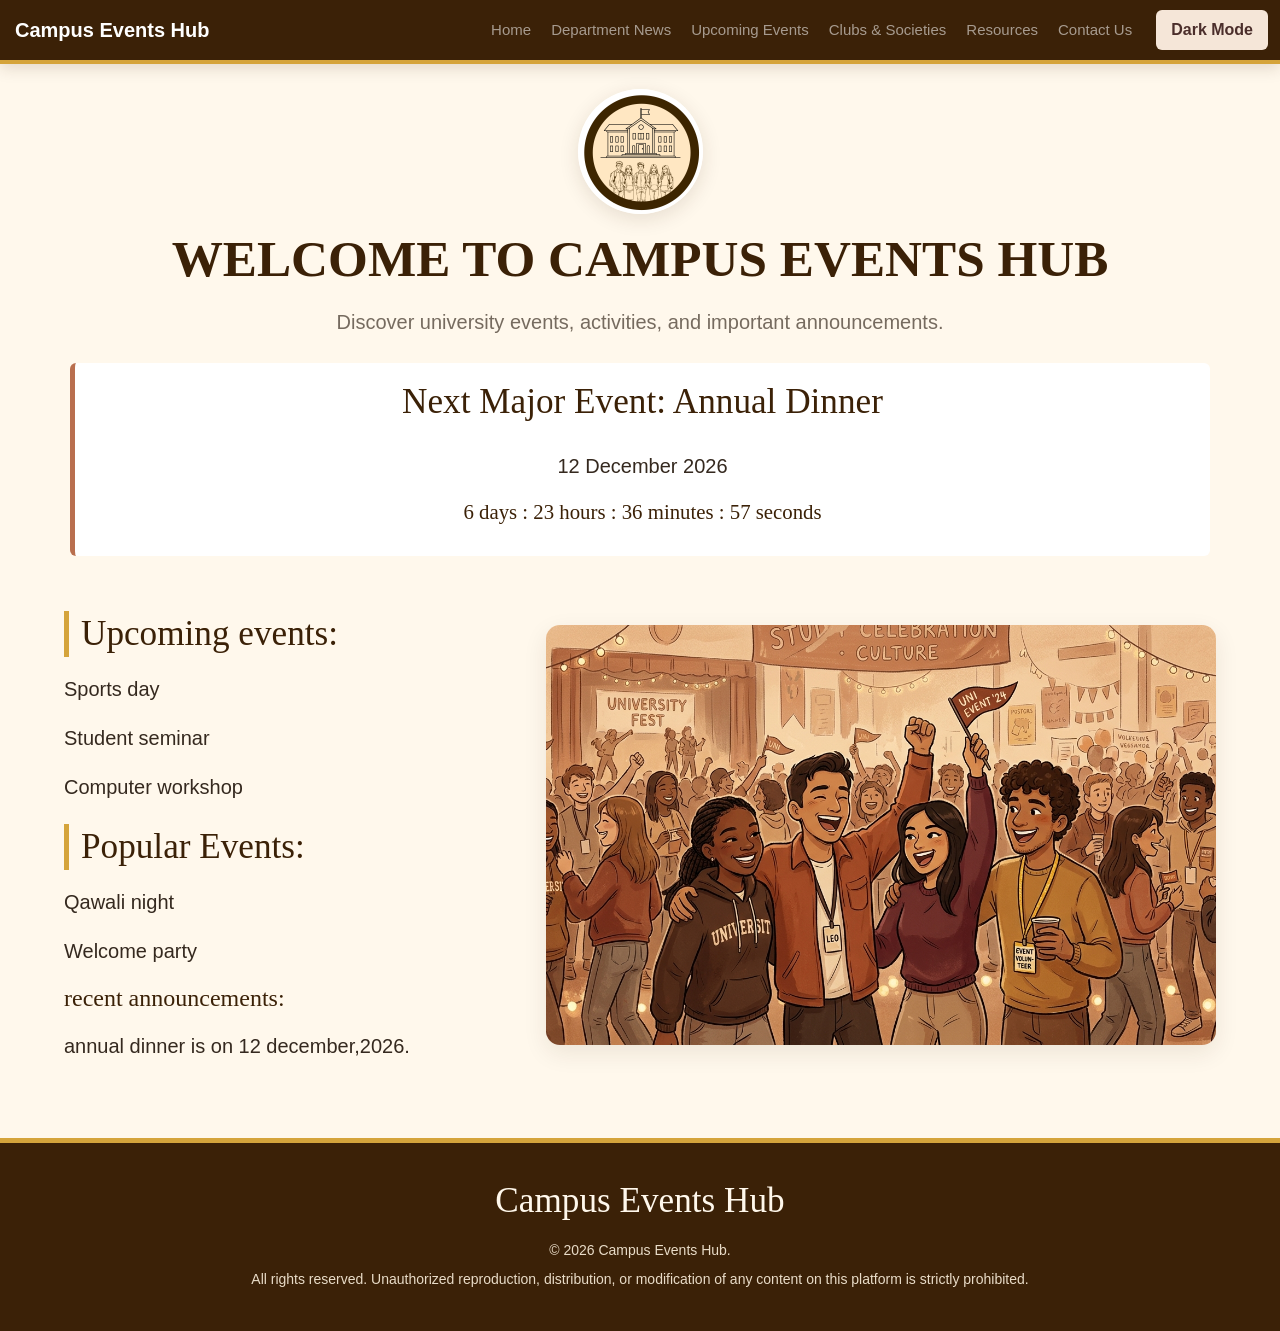
<file: index.html>
<!doctype html>
<html lang="en">
  <head>
    <meta charset="UTF-8" />
    <meta name="viewport" content="width=device-width, initial-scale=1.0" />
    <title>Campus Events Hub</title>
    <link
      href="https://cdn.jsdelivr.net/npm/bootstrap@5.3.3/dist/css/bootstrap.min.css"
      rel="stylesheet"
    />
    <link rel="stylesheet" href="css/style.css" />
    <style>
      body {
        font-size: 20px;
      }
      body > *:not(nav):not(script) {
        animation: pageEntrance 0.7s ease both;
      }
    </style>
  </head>

  <body>
    <img src="images/logo.png" alt="logo" width="100" height="100" />
    <h1>WELCOME TO CAMPUS EVENTS HUB</h1>
    <p>Discover university events, activities, and important announcements.</p>

    <div
      style="
        display: flex;
        justify-content: space-between;
        align-items: flex-start;
      "
    >
      <div>
        <h2>Upcoming events:</h2>
        <p>Sports day</p>
        <p>Student seminar</p>
        <p>Computer workshop</p>
        <h2>Popular Events:</h2>
        <p>Qawali night</p>
        <p>Welcome party</p>
        <h4>recent announcements:</h4>
        <p>annual dinner is on 12 december,2026.</p>
      </div>
      <div>
        <img
          src="images/welcome-cultural-gathering.jpg"
          alt="Students participating in a university cultural gathering"
          height="500"
          width="1000"
        />
      </div>
    </div>
    <script src="https://cdn.jsdelivr.net/npm/bootstrap@5.3.3/dist/js/bootstrap.bundle.min.js"></script>
    <script src="javaScript/script.js"></script>
    <footer>
      <h2>Campus Events Hub</h2>
      <p>&copy; 2026 Campus Events Hub.</p>
      <p>
        All rights reserved. Unauthorized reproduction, distribution, or
        modification of any content on this platform is strictly prohibited.
      </p>
    </footer>
  </body>
</html>
</file>
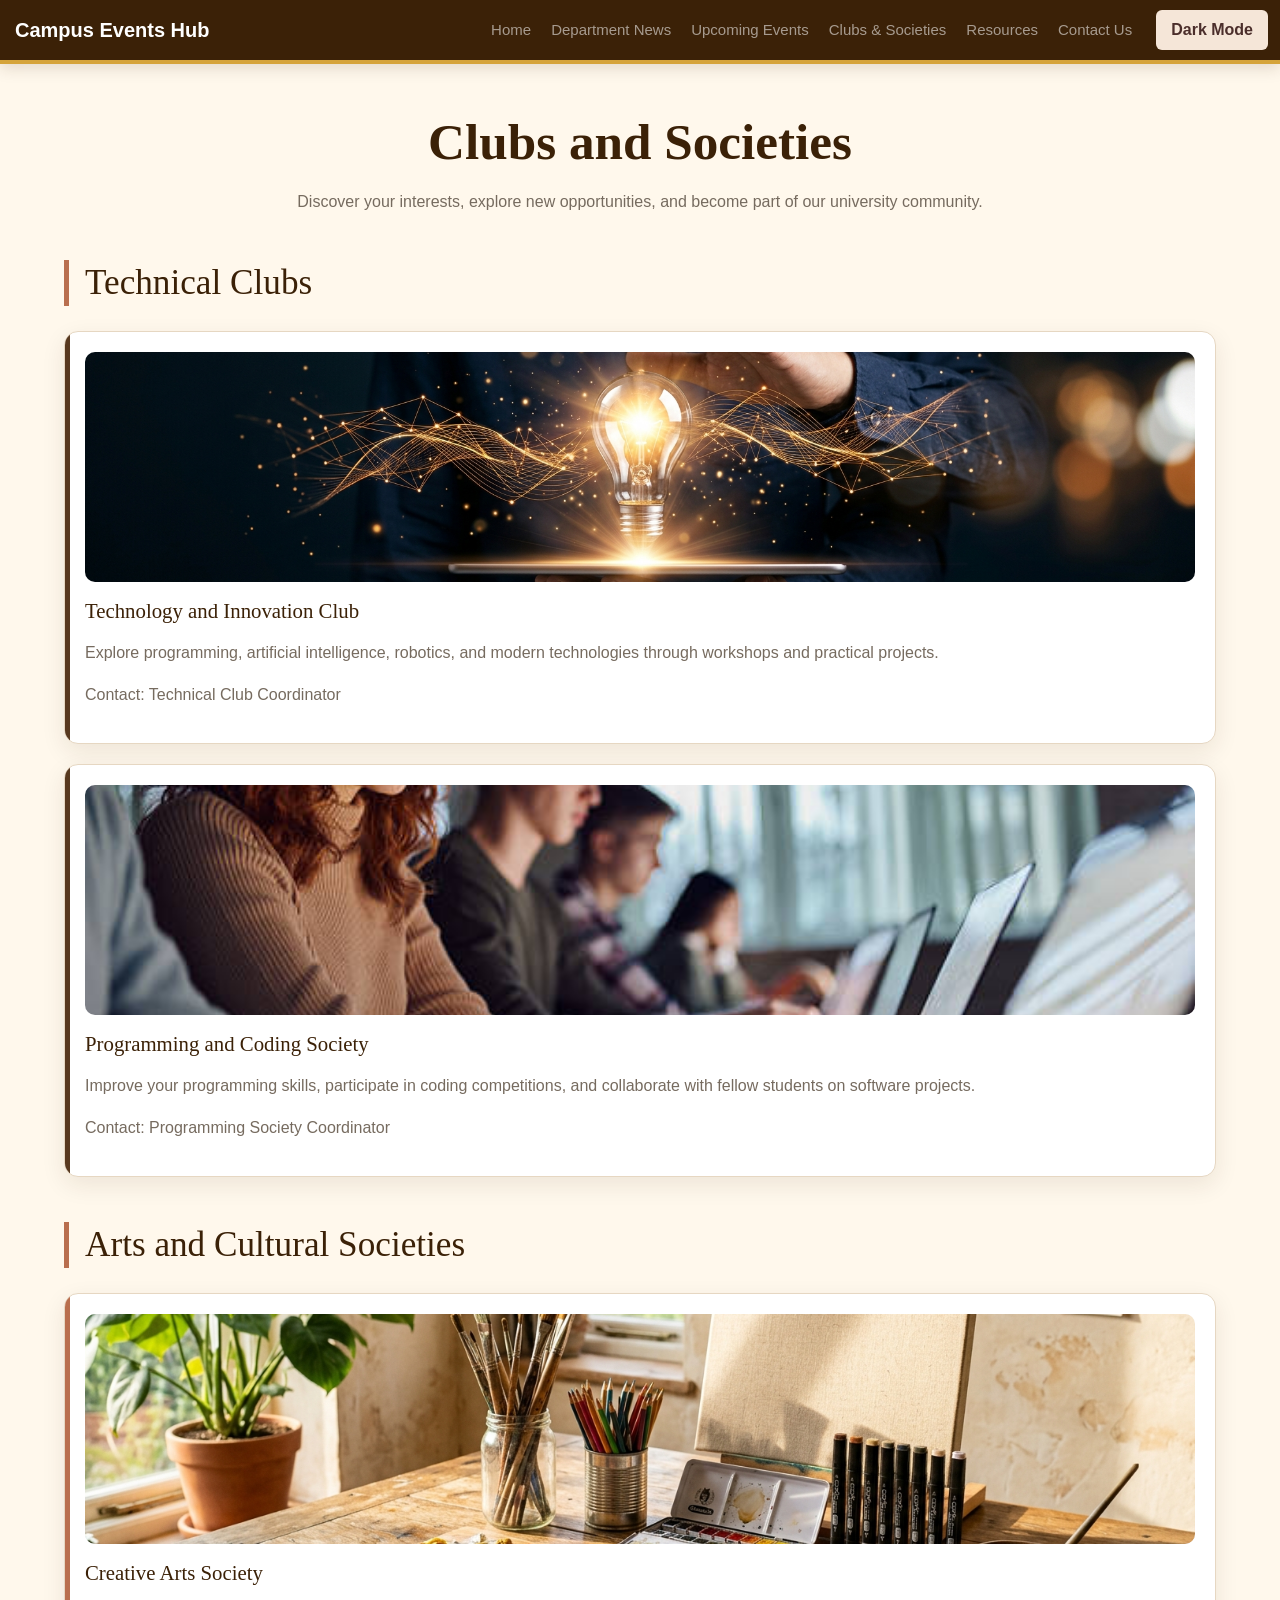
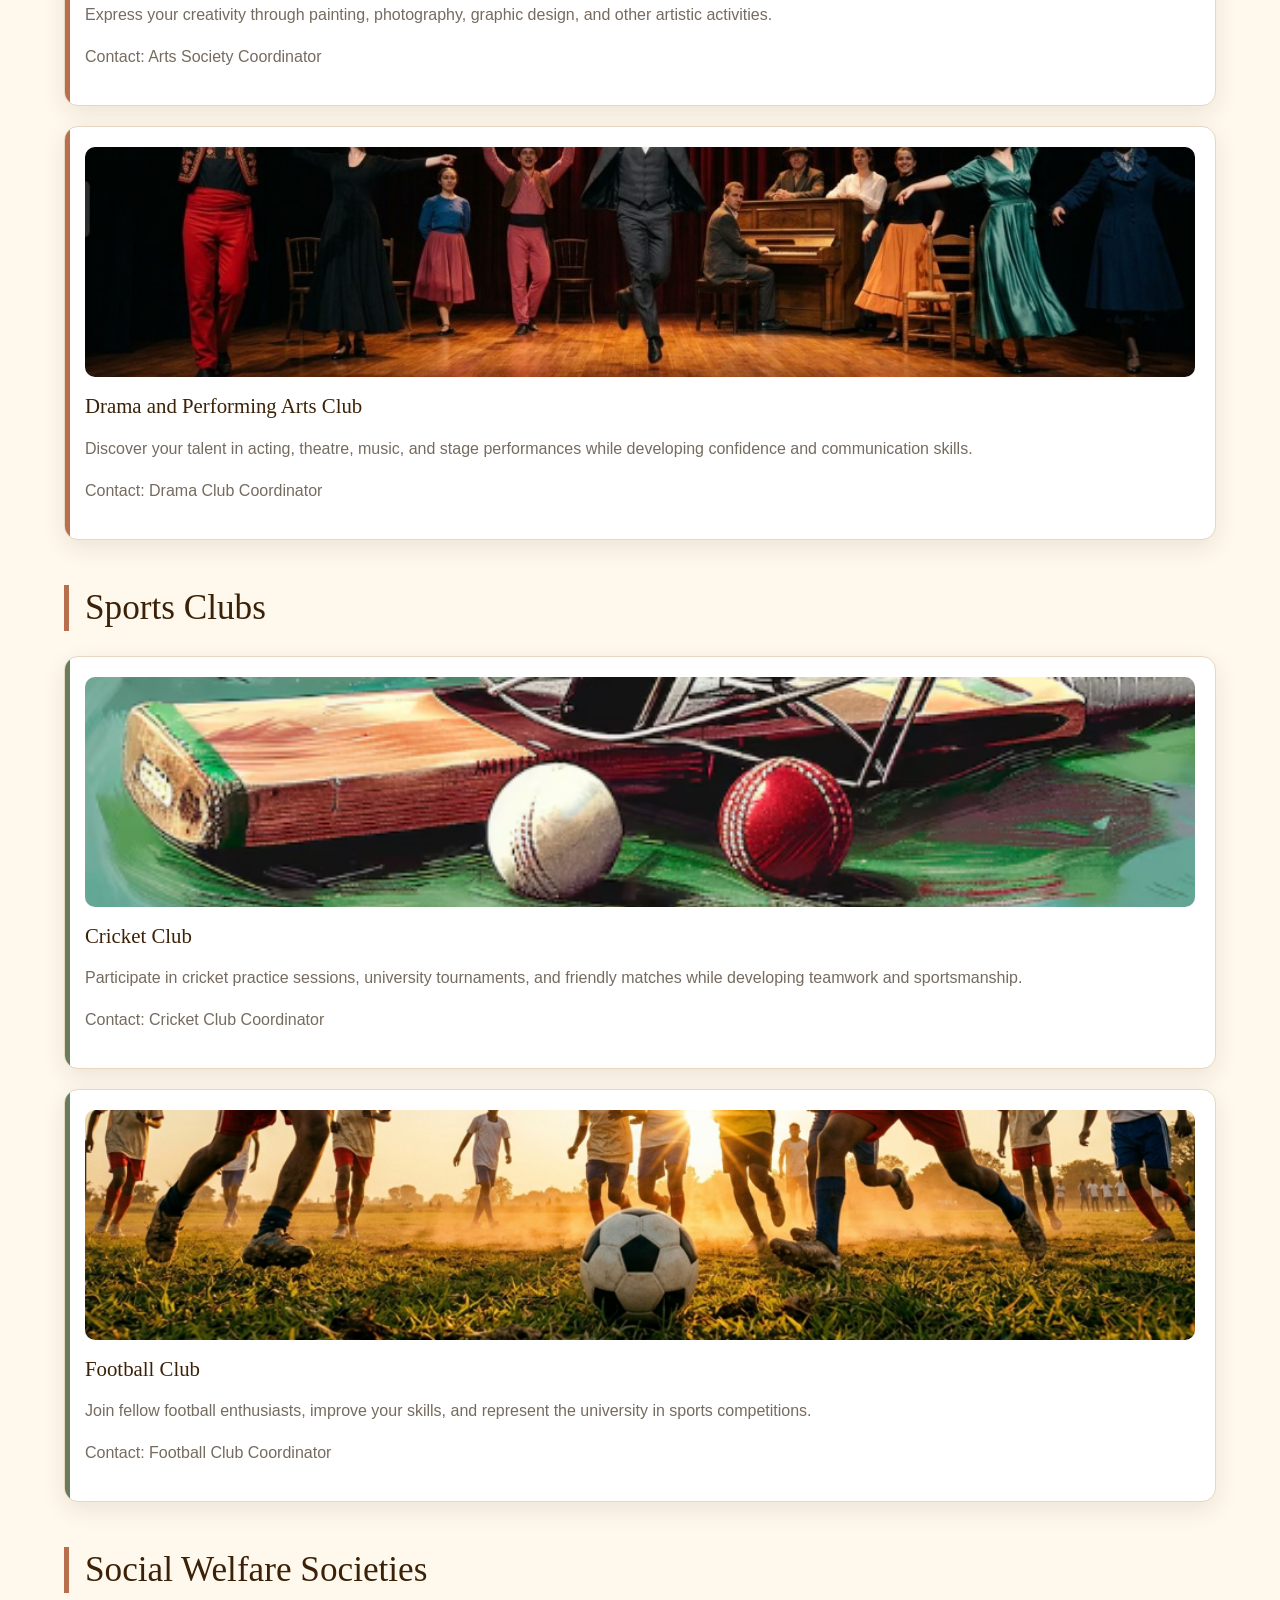
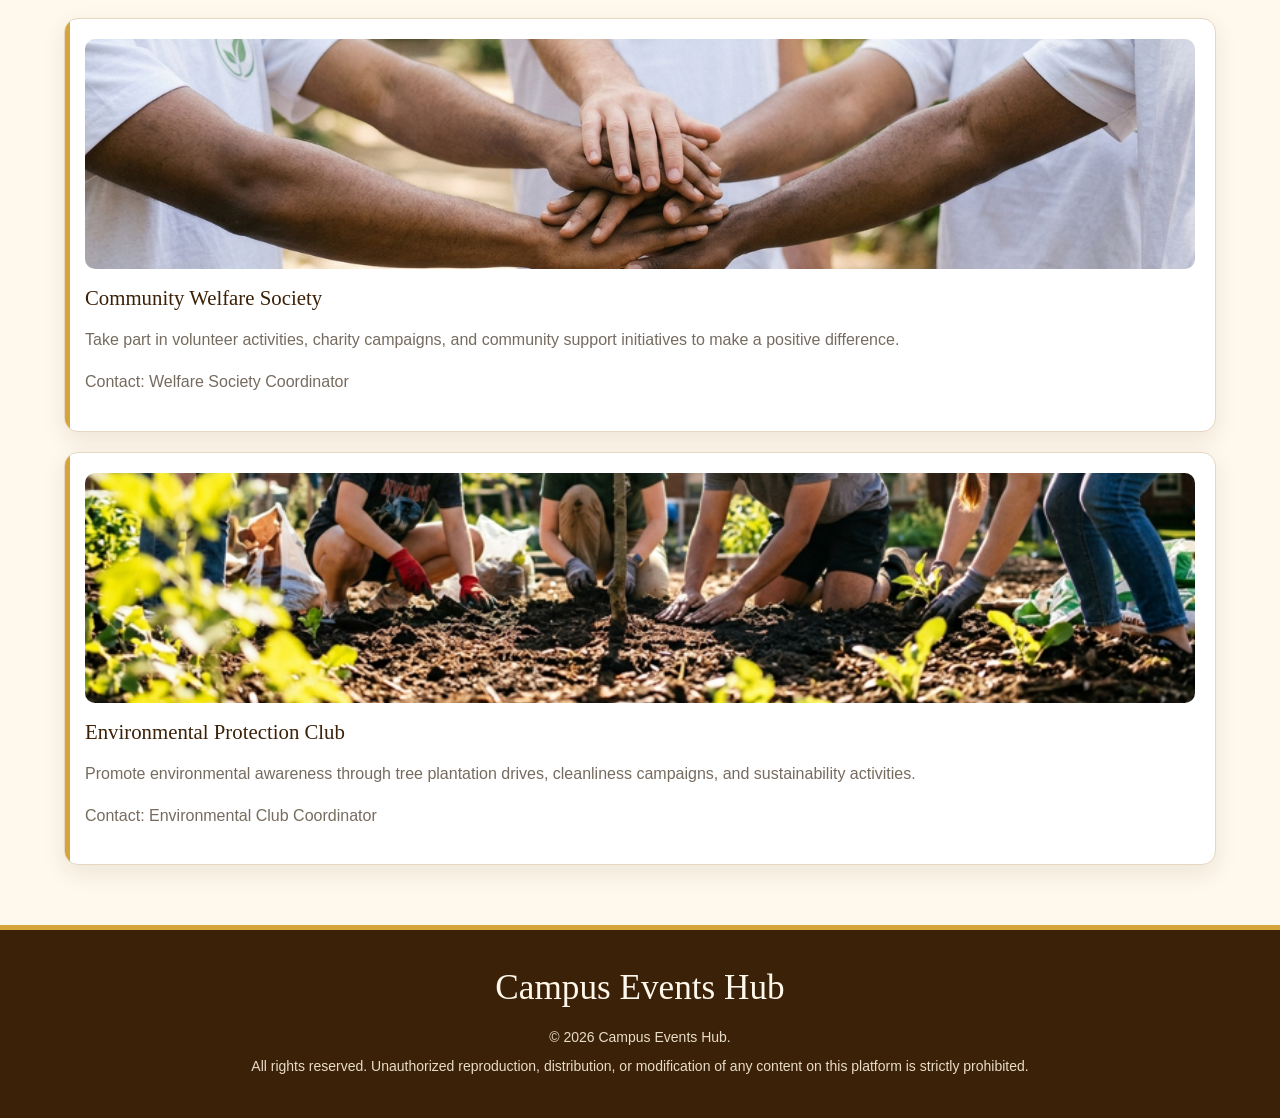
<file: clubs.html>
<!doctype html>
<html lang="en">
  <head>
    <meta charset="UTF-8" />
    <meta name="viewport" content="width=device-width, initial-scale=1.0" />
    <title>Clubs and Societies</title>
    <link
      href="https://cdn.jsdelivr.net/npm/bootstrap@5.3.3/dist/css/bootstrap.min.css"
      rel="stylesheet"
    />
    <link rel="stylesheet" href="css/style.css" />
  </head>
  <body>
    <main>
      <h1>Clubs and Societies</h1>
      <p>
        Discover your interests, explore new opportunities, and become part of
        our university community.
      </p>
      <section>
        <h2>Technical Clubs</h2>
        <article>
          <img
            src="images/tech.club.jpg"
            alt="Students working on technology projects"
          />
          <h3>Technology and Innovation Club</h3>
          <p>
            Explore programming, artificial intelligence, robotics, and modern
            technologies through workshops and practical projects.
          </p>
          <p>Contact: Technical Club Coordinator</p>
        </article>
        <article>
          <img
            src="images/coding-club.jpg"
            alt="Students participating in coding activities"
          />
          <h3>Programming and Coding Society</h3>
          <p>
            Improve your programming skills, participate in coding competitions,
            and collaborate with fellow students on software projects.
          </p>
          <p>Contact: Programming Society Coordinator</p>
        </article>
      </section>
      <section>
        <h2>Arts and Cultural Societies</h2>
        <article>
          <img
            src="images/art.club.jpg"
            alt="Students involved in creative arts"
          />
          <h3>Creative Arts Society</h3>
          <p>
            Express your creativity through painting, photography, graphic
            design, and other artistic activities.
          </p>
          <p>Contact: Arts Society Coordinator</p>
        </article>
        <article>
          <img src="images/drama.club.jpg" alt="Students performing on stage" />
          <h3>Drama and Performing Arts Club</h3>
          <p>
            Discover your talent in acting, theatre, music, and stage
            performances while developing confidence and communication skills.
          </p>
          <p>Contact: Drama Club Coordinator</p>
        </article>
      </section>
      <section>
        <h2>Sports Clubs</h2>
        <article>
          <img src="images/cricket.club.png" alt="Students playing cricket" />
          <h3>Cricket Club</h3>
          <p>
            Participate in cricket practice sessions, university tournaments,
            and friendly matches while developing teamwork and sportsmanship.
          </p>
          <p>Contact: Cricket Club Coordinator</p>
        </article>
        <article>
          <img src="images/football.club.png" alt="Students playing football" />
          <h3>Football Club</h3>
          <p>
            Join fellow football enthusiasts, improve your skills, and represent
            the university in sports competitions.
          </p>
          <p>Contact: Football Club Coordinator</p>
        </article>
      </section>
      <section>
        <h2>Social Welfare Societies</h2>
        <article>
          <img
            src="images/welfare.club.jpg"
            alt="Students participating in community service"
          />
          <h3>Community Welfare Society</h3>
          <p>
            Take part in volunteer activities, charity campaigns, and community
            support initiatives to make a positive difference.
          </p>
          <p>Contact: Welfare Society Coordinator</p>
        </article>
        <article>
          <img
            src="images/environment.club.png"
            alt="Students participating in an environmental campaign"
          />
          <h3>Environmental Protection Club</h3>
          <p>
            Promote environmental awareness through tree plantation drives,
            cleanliness campaigns, and sustainability activities.
          </p>
          <p>Contact: Environmental Club Coordinator</p>
        </article>
      </section>
    </main>
    <footer>
      <h2>Campus Events Hub</h2>
      <p>&copy; 2026 Campus Events Hub.</p>
      <p>
        All rights reserved. Unauthorized reproduction, distribution, or
        modification of any content on this platform is strictly prohibited.
      </p>
    </footer>
    <script src="https://cdn.jsdelivr.net/npm/bootstrap@5.3.3/dist/js/bootstrap.bundle.min.js"></script>
    <script src="javaScript/script.js"></script>
  </body>
</html>
</file>
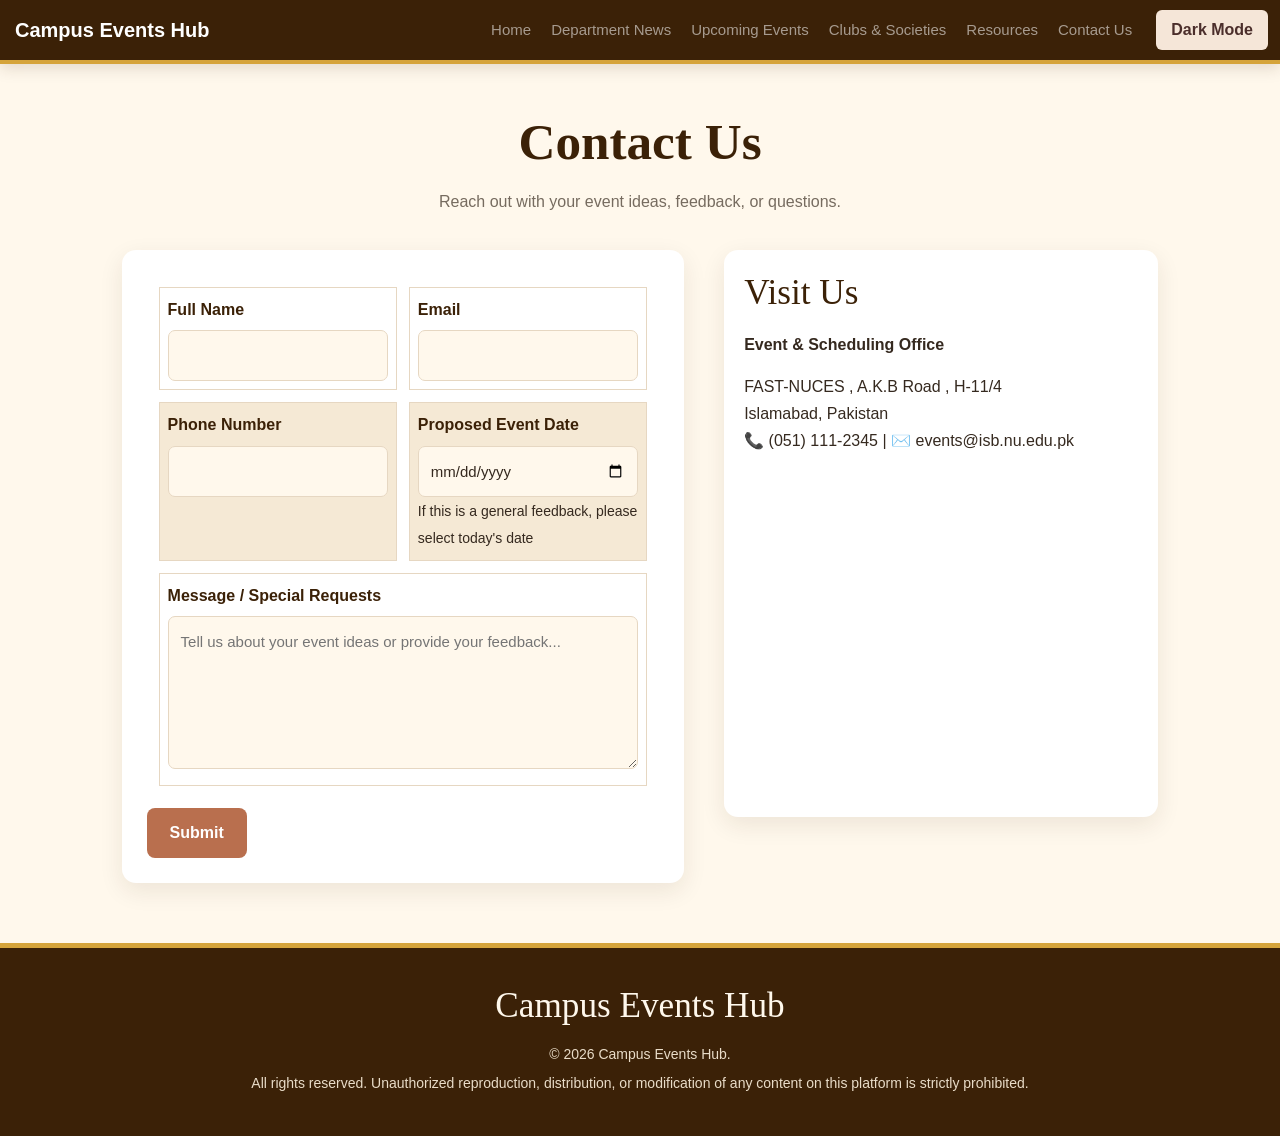
<file: contact.html>
<!doctype html>
<html lang="en">
  <head>
    <meta charset="UTF-8" />
    <link
      href="https://cdn.jsdelivr.net/npm/bootstrap@5.3.3/dist/css/bootstrap.min.css"
      rel="stylesheet"
    />
    <link rel="stylesheet" href="css/style.css" />
  </head>
  <body>
    <main>
      <h1>Contact Us</h1>
      <p>Reach out with your event ideas, feedback, or questions.</p>
      <div id="successMessage">
        <h2>✅ Submission Successful!</h2>
        <p>
          Thank you for reaching out. Your message has been received, and we
          will review it shortly.
        </p>
      </div>
      <div class="main-wrapper">
        <div class="form-container">
          <form id="myForm" action="#" method="post" novalidate>
            <table cellspacing="20">
              <tr>
                <td>
                  <label for="name">Full Name</label><br />
                  <input
                    type="text"
                    id="name"
                    name="name"
                    class="field"
                    required
                  />
                  <div class="error-text">This field is required.</div>
                </td>
                <td>
                  <label for="email">Email</label><br />
                  <input
                    type="email"
                    id="email"
                    name="email"
                    class="field"
                    required
                  />
                  <div class="error-text">This field is required.</div>
                </td>
              </tr>
              <tr>
                <td>
                  <label for="phone">Phone Number</label><br />
                  <input
                    type="tel"
                    id="phone"
                    name="phone"
                    class="field"
                    required
                  />
                  <div class="error-text">This field is required.</div>
                </td>
                <td>
                  <label for="eventDate">Proposed Event Date</label><br />
                  <input
                    type="date"
                    id="eventDate"
                    name="eventDate"
                    class="field"
                    required
                  /><br />
                  <div class="error-text">This field is required.</div>
                  <small
                    >If this is a general feedback, please select today's
                    date</small
                  >
                </td>
              </tr>
              <tr>
                <td colspan="2">
                  <label for="msg">Message / Special Requests</label><br />
                  <textarea
                    id="msg"
                    name="msg"
                    class="field"
                    rows="5"
                    placeholder="Tell us about your event ideas or provide your feedback..."
                  ></textarea>
                </td>
              </tr>
            </table>
            <button type="submit" class="submit-btn">Submit</button>
          </form>
        </div>
        <div class="map-container">
          <h2>Visit Us</h2>
          <div class="contact-info">
            <p><b>Event & Scheduling Office</b></p>
            <p>
              FAST-NUCES , A.K.B Road , H-11/4 <br />Islamabad, Pakistan
              <br />📞 (051) 111-2345 | ✉️ events@isb.nu.edu.pk
            </p>
          </div>
          <iframe
            src="https://www.google.com/maps/embed?pb=!1m18!1m12!1m3!1d3321.0273862486897!2d73.01382951003572!3d33.65645227319732!2m3!1f0!2f0!3f0!3m2!1i1024!2i768!4f13.1!3m3!1m2!1s0x38dfbe1faaaaaaab%3A0x223386a2985e88f4!2sFAST%20NUCES%2C%20Islamabad%20Campus!5e0!3m2!1sen!2s!4v1794551633878!5m2!1sen!2s"
            allowfullscreen=""
            loading="lazy"
          ></iframe>
        </div>
      </div>
      <script>
        document
          .getElementById("myForm")
          .addEventListener("submit", function (event) {
            event.preventDefault();

            let name = document.getElementById("name");
            let email = document.getElementById("email");
            let phone = document.getElementById("phone");
            let eventDate = document.getElementById("eventDate");

            let valid = true;
            if (name.value.trim() == "") {
              name.classList.add("error-border");
              name.nextElementSibling.style.display = "block";
              valid = false;
            } else {
              name.classList.remove("error-border");
              name.nextElementSibling.style.display = "none";
            }

            let emailPattern = /^[^\s@]+@[^\s@]+\.[^\s@]+$/;

            if (!emailPattern.test(email.value)) {
              email.classList.add("error-border");
              email.nextElementSibling.style.display = "block";
              email.nextElementSibling.innerHTML =
                "Enter a valid email address.";
              valid = false;
            } else {
              email.classList.remove("error-border");
              email.nextElementSibling.style.display = "none";
            }
            if (phone.value.trim() == "") {
              phone.classList.add("error-border");
              phone.nextElementSibling.style.display = "block";
              valid = false;
            } else {
              phone.classList.remove("error-border");
              phone.nextElementSibling.style.display = "none";
            }

            let today = new Date();
            today.setHours(0, 0, 0, 0);

            let selectedDate = new Date(eventDate.value + "T00:00:00");

            if (eventDate.value == "" || selectedDate <= today) {
              eventDate.classList.add("error-border");
              eventDate.nextElementSibling.nextElementSibling.style.display =
                "block";
              eventDate.nextElementSibling.nextElementSibling.innerHTML =
                "Please select a future date.";
              valid = false;
            } else {
              eventDate.classList.remove("error-border");
              eventDate.nextElementSibling.nextElementSibling.style.display =
                "none";
            }

            if (valid == true) {
              document.getElementById("myForm").style.display = "none";
              document.getElementById("successMessage").style.display = "block";
            }
          });
      </script>
      <script src="https://cdn.jsdelivr.net/npm/bootstrap@5.3.3/dist/js/bootstrap.bundle.min.js"></script>
      <script src="javaScript/script.js"></script>
    </main>
    <footer>
      <h2>Campus Events Hub</h2>
      <p>&copy; 2026 Campus Events Hub.</p>
      <p>
        All rights reserved. Unauthorized reproduction, distribution, or
        modification of any content on this platform is strictly prohibited.
      </p>
    </footer>
  </body>
</html>
</file>
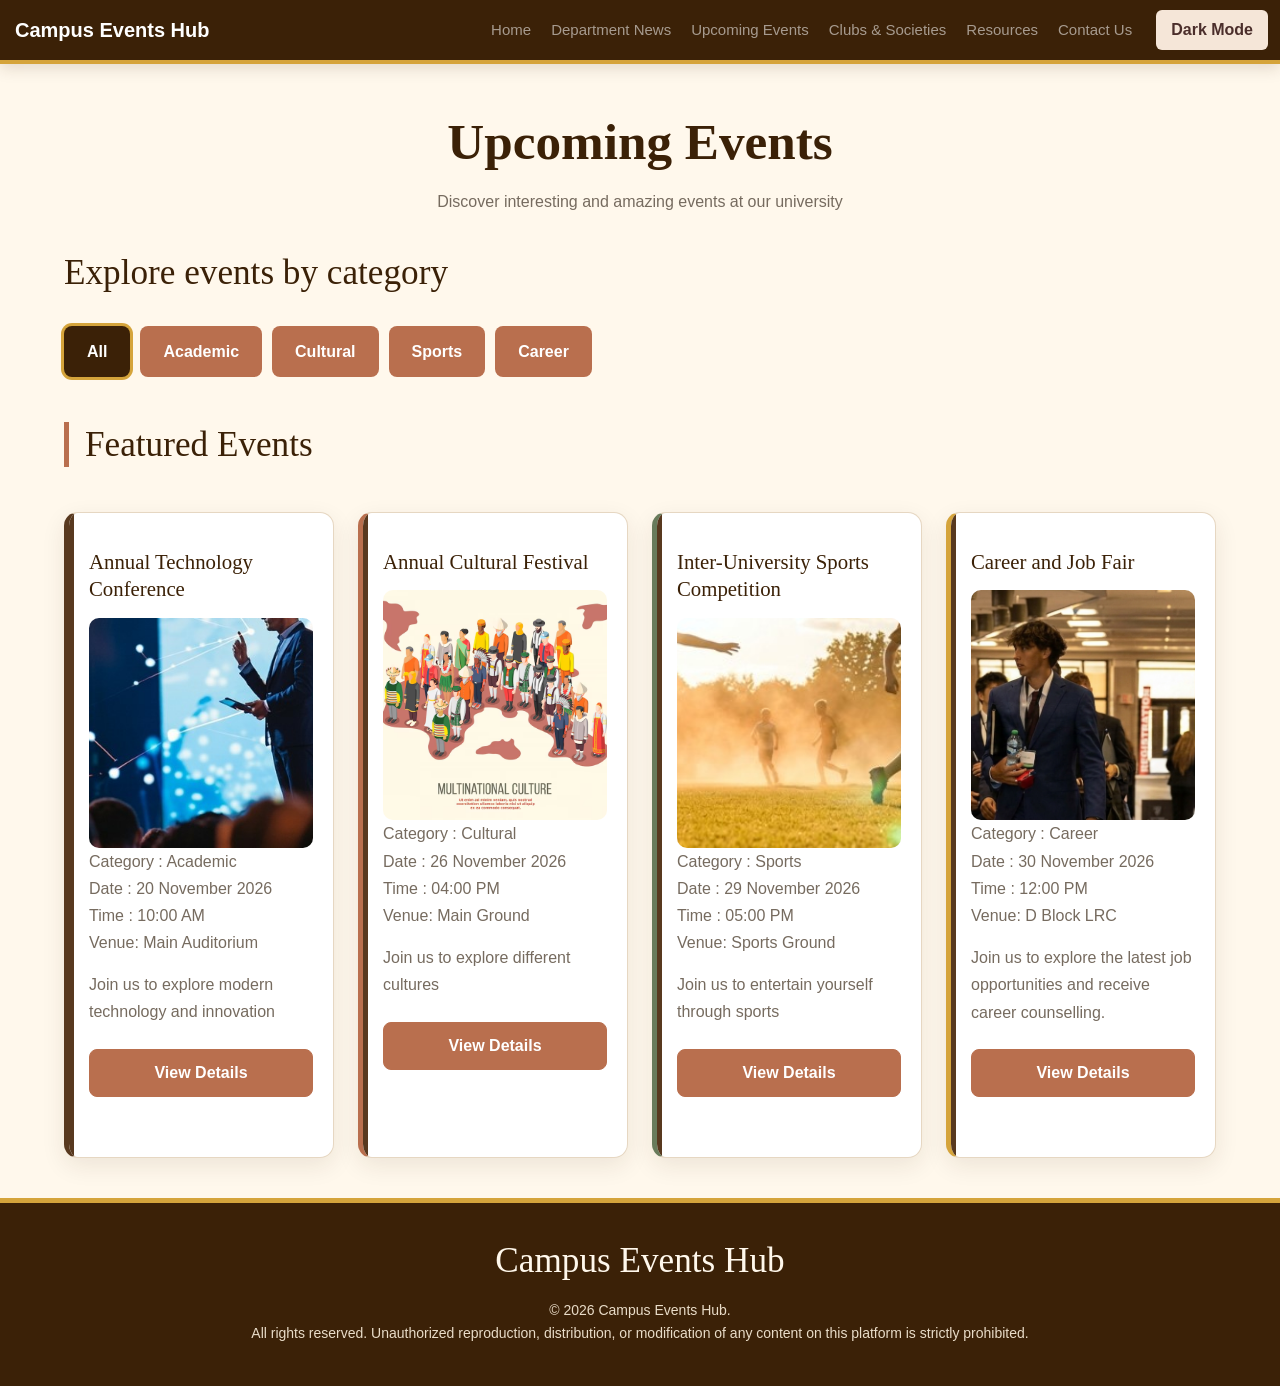
<file: events.html>
<!doctype html>
<html lang="en">
  <head>
    <meta charset="UTF-8" />
    <meta name="viewport" content="width=device-width, initial-scale=1.0" />
    <title>Upcoming Events</title>
    <link
      href="https://cdn.jsdelivr.net/npm/bootstrap@5.3.3/dist/css/bootstrap.min.css"
      rel="stylesheet"
    />
    <link rel="stylesheet" href="css/style.css" />
  </head>
  <body>
    <main>
      <h1>Upcoming Events</h1>
      <p>Discover interesting and amazing events at our university</p>
      <h2>Explore events by category</h2>
      <div class="category-buttons">
        <button class="category-btn active" data-category="all">All</button>
        <button class="category-btn" data-category="academic">Academic</button>
        <button class="category-btn" data-category="cultural">Cultural</button>
        <button class="category-btn" data-category="sports">Sports</button>
        <button class="category-btn" data-category="career">Career</button>
      </div>
      <section>
        <h2>Featured Events</h2>
        <div class="row g-4 events-grid">
          <div class="col-12 col-md-6 col-lg-3">
            <article class="event-card" data-category="academic">
              <h3>Annual Technology Conference</h3>
              <img src="images/technology.jpg" alt="Technology conference" />
              <p>
                Category : Academic <br />
                Date : 20 November 2026 <br />
                Time : 10:00 AM <br />
                Venue: Main Auditorium
              </p>
              <p>Join us to explore modern technology and innovation</p>
              <button
                class="btn btn-primary mt-2"
                data-bs-toggle="modal"
                data-bs-target="#technologyModal"
              >
                View Details
              </button>
            </article>
          </div>
          <div class="modal fade" id="technologyModal">
            <div class="modal-dialog">
              <div class="modal-content">
                <div class="modal-header">
                  <h5 class="modal-title">Annual Technology Conference</h5>
                  <button
                    type="button"
                    class="btn-close"
                    data-bs-dismiss="modal"
                  ></button>
                </div>
                <div class="modal-body">
                  <p>
                    This conference will focus on the latest developments in
                    technology, artificial intelligence, and software
                    innovation.
                  </p>
                  <p>
                    Students will have the opportunity to learn about modern
                    technologies and interact with technology experts.
                  </p>
                  <p>Registration: Open to all university students.</p>
                </div>
              </div>
            </div>
          </div>
          <div class="col-12 col-md-6 col-lg-3">
            <article class="event-card" data-category="cultural">
              <h3>Annual Cultural Festival</h3>
              <img src="images/cultural.jpg" alt="Cultural Festival" />
              <p>
                Category : Cultural <br />
                Date : 26 November 2026 <br />
                Time : 04:00 PM <br />
                Venue: Main Ground
              </p>
              <p>Join us to explore different cultures</p>
              <button
                class="btn btn-primary mt-2"
                data-bs-toggle="modal"
                data-bs-target="#culturalModal"
              >
                View Details
              </button>
            </article>
          </div>
          <div class="modal fade" id="culturalModal">
            <div class="modal-dialog">
              <div class="modal-content">
                <div class="modal-header">
                  <h5 class="modal-title">Annual Cultural Festival</h5>
                  <button
                    type="button"
                    class="btn-close"
                    data-bs-dismiss="modal"
                  ></button>
                </div>
                <div class="modal-body">
                  <p>
                    Celebrate the traditions, music, food, and art of different
                    cultures at our university.
                  </p>
                  <p>
                    Students will enjoy cultural performances, traditional
                    clothing displays, and exciting activities.
                  </p>
                  <p>Registration: Open to all university students.</p>
                </div>
              </div>
            </div>
          </div>
          <div class="col-12 col-md-6 col-lg-3">
            <article class="event-card" data-category="sports">
              <h3>Inter-University Sports Competition</h3>
              <img src="images/sport.jpg" alt="Sports Competition" />
              <p>
                Category : Sports <br />
                Date : 29 November 2026 <br />
                Time : 05:00 PM <br />
                Venue: Sports Ground
              </p>
              <p>Join us to entertain yourself through sports</p>
              <button
                class="btn btn-primary mt-2"
                data-bs-toggle="modal"
                data-bs-target="#sportsModal"
              >
                View Details
              </button>
            </article>
          </div>
          <div class="modal fade" id="sportsModal">
            <div class="modal-dialog">
              <div class="modal-content">
                <div class="modal-header">
                  <h5 class="modal-title">
                    Inter-University Sports Competition
                  </h5>
                  <button
                    type="button"
                    class="btn-close"
                    data-bs-dismiss="modal"
                  ></button>
                </div>
                <div class="modal-body">
                  <p>
                    Join students from different universities for an exciting
                    sports competition.
                  </p>
                  <p>
                    Participants will compete in various sports activities and
                    demonstrate their teamwork and athletic skills.
                  </p>
                  <p>Registration: Open to university students.</p>
                </div>
              </div>
            </div>
          </div>
          <div class="col-12 col-md-6 col-lg-3">
            <article class="event-card" data-category="career">
              <h3>Career and Job Fair</h3>
              <img
                src="images/event-career-fair.jpg"
                alt="Career and Job Fair"
              />
              <p>
                Category : Career <br />
                Date : 30 November 2026 <br />
                Time : 12:00 PM <br />
                Venue: D Block LRC
              </p>
              <p>
                Join us to explore the latest job opportunities and receive
                career counselling.
              </p>
              <button
                class="btn btn-primary mt-2"
                data-bs-toggle="modal"
                data-bs-target="#careerModal"
              >
                View Details
              </button>
            </article>
          </div>
          <div class="modal fade" id="careerModal">
            <div class="modal-dialog">
              <div class="modal-content">
                <div class="modal-header">
                  <h5 class="modal-title">Career and Job Fair</h5>
                  <button
                    type="button"
                    class="btn-close"
                    data-bs-dismiss="modal"
                  ></button>
                </div>
                <div class="modal-body">
                  <p>
                    Explore career opportunities and connect with companies
                    looking for talented graduates.
                  </p>
                  <p>
                    Students can interact with recruiters, learn about job
                    openings, and receive career guidance.
                  </p>
                  <p>Registration: Open to all university students.</p>
                </div>
              </div>
            </div>
          </div>
        </div>
      </section>
    </main>
    <footer>
      <h2>Campus Events Hub</h2>
      <p>
        &copy; 2026 Campus Events Hub. <br />
        All rights reserved. Unauthorized reproduction, distribution, or
        modification of any content on this platform is strictly prohibited.
      </p>
    </footer>
    <script src="https://cdn.jsdelivr.net/npm/bootstrap@5.3.3/dist/js/bootstrap.bundle.min.js"></script>
    <script src="javaScript/script.js"></script>
  </body>
</html>
</file>
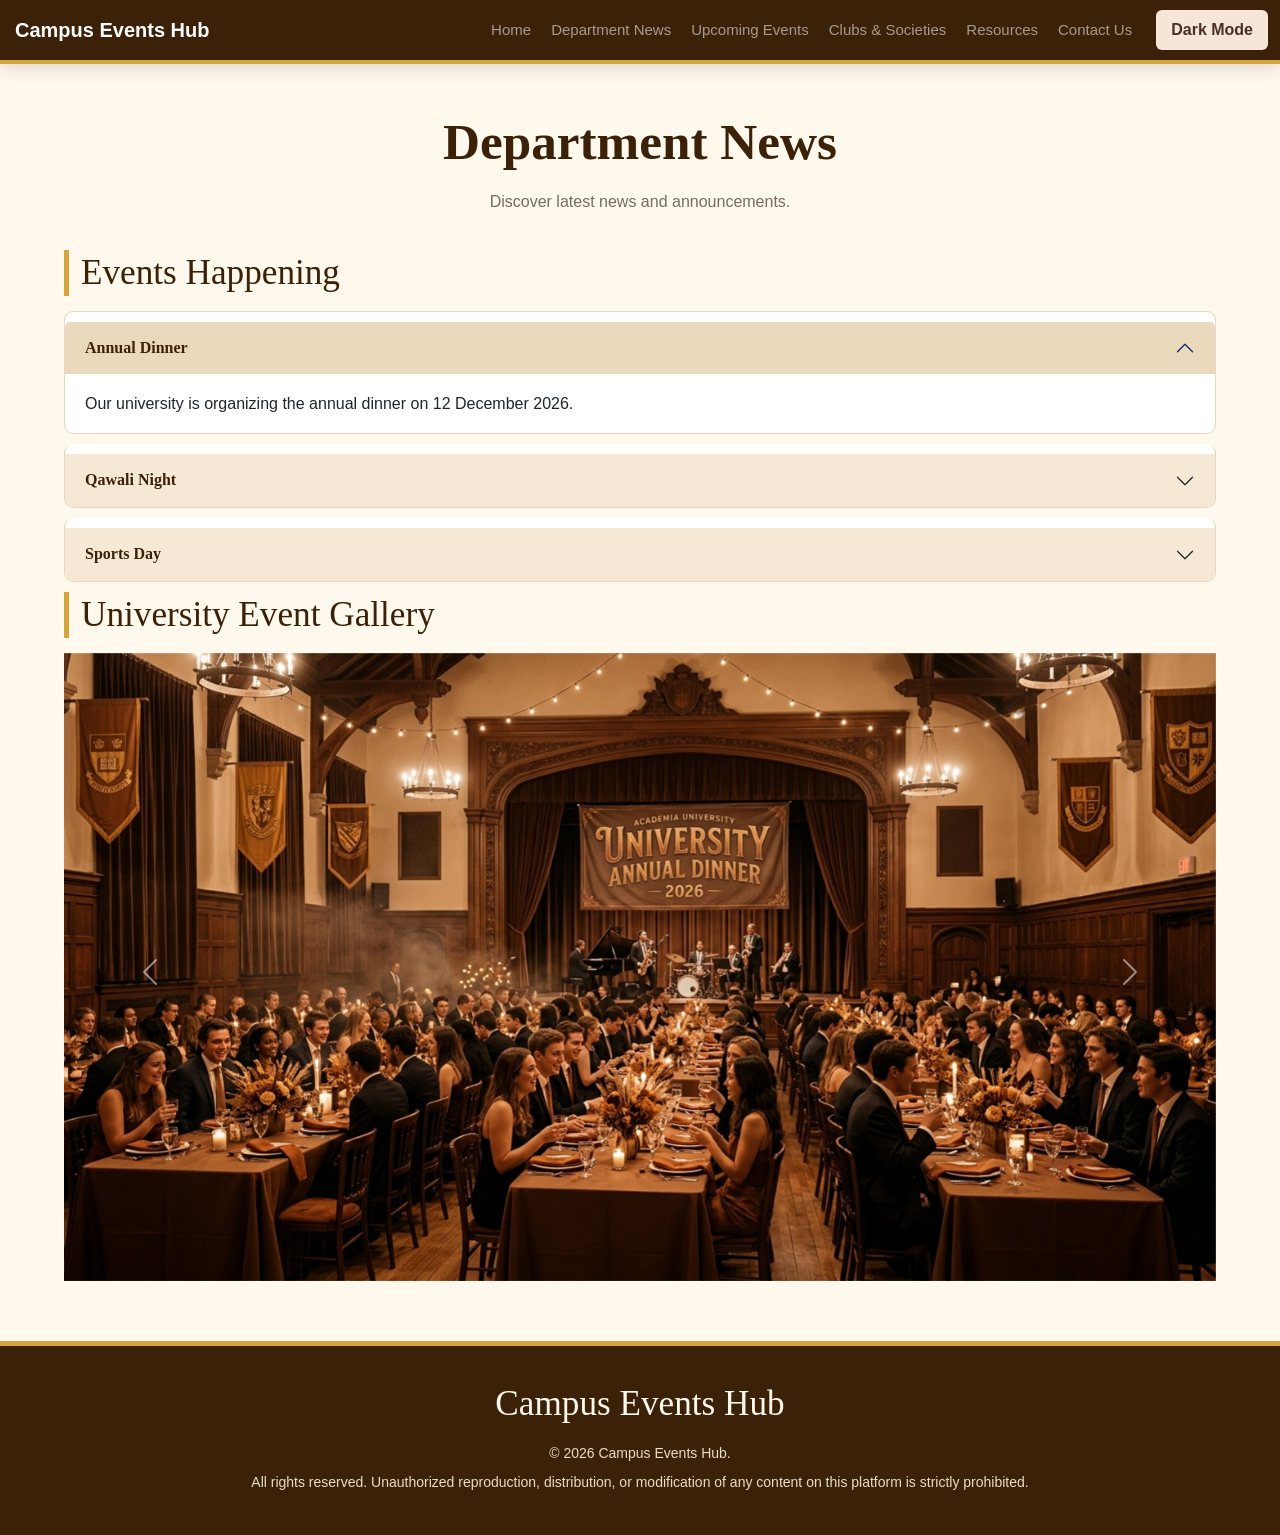
<file: news.html>
<!doctype html>
<html lang="en">
  <head>
    <meta charset="UTF-8" />
    <meta name="viewport" content="width=device-width, initial-scale=1.0" />
    <title>department News</title>
    <link
      href="https://cdn.jsdelivr.net/npm/bootstrap@5.3.3/dist/css/bootstrap.min.css"
      rel="stylesheet"
    />
    <link rel="stylesheet" href="css/style.css" />
    <style>
      main > h2 {
        border-left: 5px solid var(--gold);
        padding-left: 12px;
      }
    </style>
  </head>
  <body>
    <main>
      <h1>Department News</h1>
      <p>Discover latest news and announcements.</p>
      <h2>Events Happening</h2>

      <div class="accordion" id="newsAccordion">
        <div class="accordion-item">
          <h2 class="accordion-header">
            <button
              class="accordion-button"
              type="button"
              data-bs-toggle="collapse"
              data-bs-target="#news1"
            >
              Annual Dinner
            </button>
          </h2>
          <div
            id="news1"
            class="accordion-collapse collapse show"
            data-bs-parent="#newsAccordion"
          >
            <div class="accordion-body">
              Our university is organizing the annual dinner on 12 December
              2026.
            </div>
          </div>
        </div>
        <div class="accordion-item">
          <h2 class="accordion-header">
            <button
              class="accordion-button collapsed"
              type="button"
              data-bs-toggle="collapse"
              data-bs-target="#news2"
            >
              Qawali Night
            </button>
          </h2>
          <div
            id="news2"
            class="accordion-collapse collapse"
            data-bs-parent="#newsAccordion"
          >
            <div class="accordion-body">
              Qawali night is on 23 January 2027. Everyone is invited!
            </div>
          </div>
        </div>
        <div class="accordion-item">
          <h2 class="accordion-header">
            <button
              class="accordion-button collapsed"
              type="button"
              data-bs-toggle="collapse"
              data-bs-target="#news3"
            >
              Sports Day
            </button>
          </h2>
          <div
            id="news3"
            class="accordion-collapse collapse"
            data-bs-parent="#newsAccordion"
          >
            <div class="accordion-body">
              Students can join different games and activities on 1 December
              2026.
            </div>
          </div>
        </div>
      </div>
      <h2>University Event Gallery</h2>
      <div id="newsCarousel" class="carousel slide" data-bs-ride="carousel">
        <div class="carousel-inner">
          <div class="carousel-item active">
            <img
              src="images/news-annual-dinner.jpg.jpg"
              class="d-block w-100"
              alt="University Annual Dinner"
            />
          </div>
          <div class="carousel-item">
            <img
              src="images/news-campus-activities.jpg.jpg"
              class="d-block w-100"
              alt="University Campus Activities"
            />
          </div>
          <div class="carousel-item">
            <img
              src="images/news-cultural-festival.jpg"
              class="d-block w-100"
              alt="University Cultural Festival"
            />
          </div>
        </div>
        <button
          class="carousel-control-prev"
          type="button"
          data-bs-target="#newsCarousel"
          data-bs-slide="prev"
        >
          <span class="carousel-control-prev-icon"></span>
        </button>
        <button
          class="carousel-control-next"
          type="button"
          data-bs-target="#newsCarousel"
          data-bs-slide="next"
        >
          <span class="carousel-control-next-icon"></span>
        </button>
      </div>
    </main>
    <footer>
      <h2>Campus Events Hub</h2>
      <p>&copy; 2026 Campus Events Hub.</p>
      <p>
        All rights reserved. Unauthorized reproduction, distribution, or
        modification of any content on this platform is strictly prohibited.
      </p>
    </footer>
    <script src="https://cdn.jsdelivr.net/npm/bootstrap@5.3.3/dist/js/bootstrap.bundle.min.js"></script>
    <script src="javaScript/script.js"></script>
  </body>
</html>
</file>
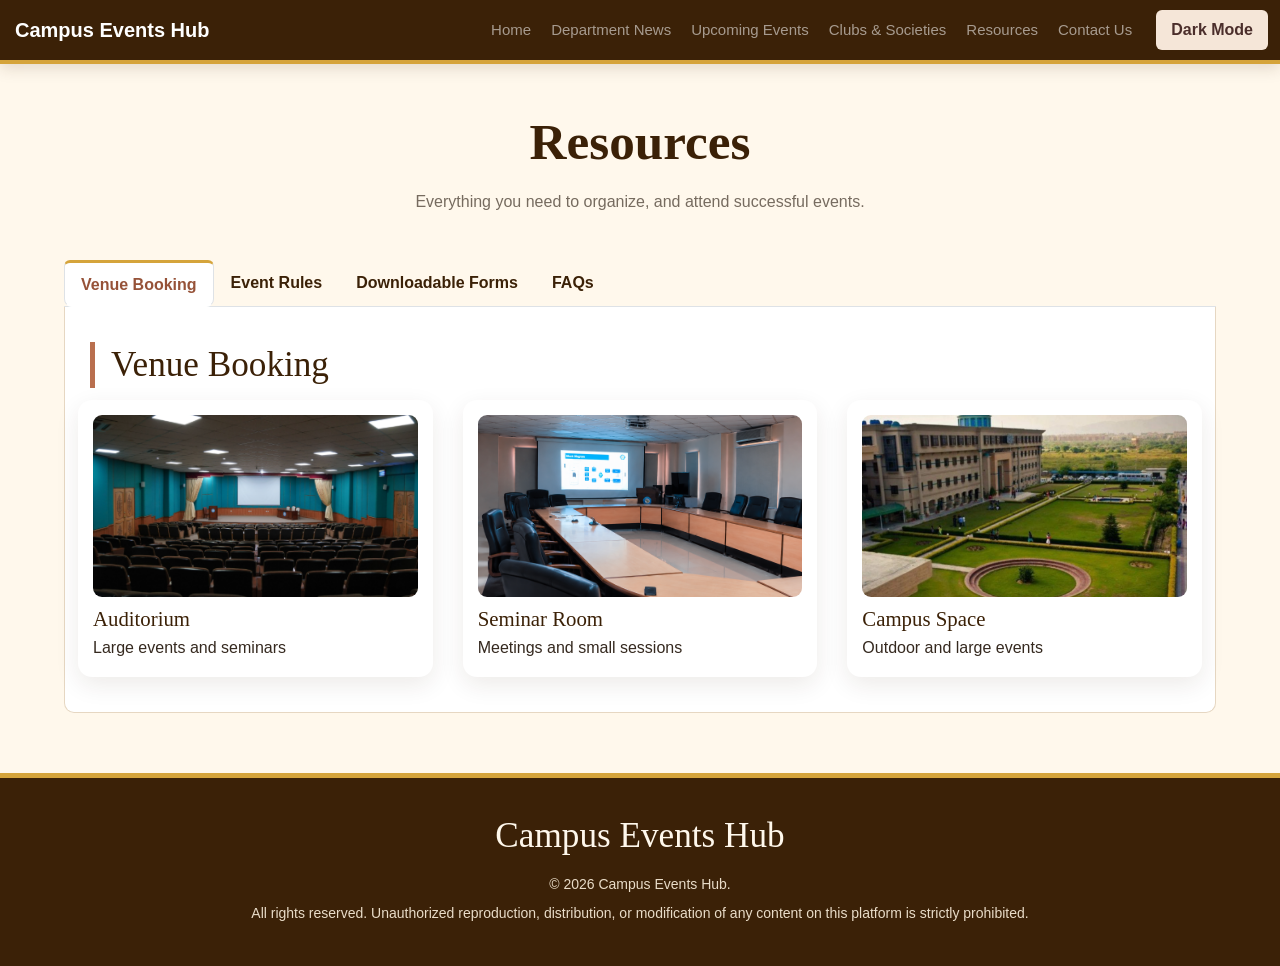
<file: resources.html>
<!doctype html>
<html lang="en">
  <head>
    <meta charset="UTF-8" />
    <title>Resource centre</title>
    <link
      href="https://cdn.jsdelivr.net/npm/bootstrap@5.3.3/dist/css/bootstrap.min.css"
      rel="stylesheet"
    />
    <link rel="stylesheet" href="css/style.css" />
    <style>
      .row {
        display: flex;
        gap: 30px;
      }
      .column {
        flex: 1 1 200px;
        width: auto;
        min-width: 0;
      }
      .column img {
        width: 100%;
        height: auto;
        aspect-ratio: 16 / 9;
        object-fit: cover;
      }
      .tab-content section {
        margin: 10px 0;
      }
      .tab-content section > h2 {
        margin-bottom: 12px;
      }
      .column h3 {
        margin: 8px 0 2px;
      }
      .column p {
        margin-bottom: 0;
      }
    </style>
  </head>
  <body>
    <main>
      <h1>Resources</h1>
      <p>Everything you need to organize, and attend successful events.</p>
      <ul class="nav nav-tabs" id="resourceTabs" role="tablist">
        <li class="nav-item" role="presentation">
          <button
            class="nav-link active"
            id="venue-tab"
            data-bs-toggle="tab"
            data-bs-target="#venue-booking"
            type="button"
            role="tab"
            aria-controls="venue-booking"
            aria-selected="true"
          >
            Venue Booking
          </button>
        </li>
        <li class="nav-item" role="presentation">
          <button
            class="nav-link"
            id="rules-tab"
            data-bs-toggle="tab"
            data-bs-target="#event-rules"
            type="button"
            role="tab"
            aria-controls="event-rules"
            aria-selected="false"
          >
            Event Rules
          </button>
        </li>
        <li class="nav-item" role="presentation">
          <button
            class="nav-link"
            id="forms-tab"
            data-bs-toggle="tab"
            data-bs-target="#downloadable-forms"
            type="button"
            role="tab"
            aria-controls="downloadable-forms"
            aria-selected="false"
          >
            Downloadable Forms
          </button>
        </li>
        <li class="nav-item" role="presentation">
          <button
            class="nav-link"
            id="faqs-tab"
            data-bs-toggle="tab"
            data-bs-target="#faqs"
            type="button"
            role="tab"
            aria-controls="faqs"
            aria-selected="false"
          >
            FAQs
          </button>
        </li>
      </ul>

      <div class="tab-content">
        <section
          class="tab-pane fade show active"
          id="venue-booking"
          role="tabpanel"
          aria-labelledby="venue-tab"
          tabindex="0"
        >
          <h2>Venue Booking</h2>
          <div class="row">
            <div class="column">
              <img src="images/auditorium.png" alt="University auditorium" width="250" height="180" />
              <h3>Auditorium</h3>
              <p>Large events and seminars</p>
            </div>
            <div class="column">
              <img src="images/seminar_room.png" alt="University seminar room" width="250" height="180" />
              <h3>Seminar Room</h3>
              <p>Meetings and small sessions</p>
            </div>
            <div class="column">
              <img src="images/campus_sapce.png" alt="University campus event space" width="250" height="180" />
              <h3>Campus Space</h3>
              <p>Outdoor and large events</p>
            </div>
          </div>
        </section>
        <section
          class="tab-pane fade"
          id="event-rules"
          role="tabpanel"
          aria-labelledby="rules-tab"
          tabindex="0"
        >
          <h2>Event Rules</h2>
          <p>
            Failure to comply with these rules may result in the cancellation of
            your event or loss of future booking privileges.
          </p>
          <h3>1. Booking & Scheduling</h3>
          <ul>
            <li>
              <b>Advance Notice:</b> Submit requests at least 5 working days
              prior to the event.
            </li>
            <li>
              <b>Cancellations:</b> Notify the Events Office at least 48 hours
              in advance.
            </li>
            <li><b>Time Limits:</b> All events must conclude by 10:00 PM.</li>
          </ul>
          <h3>2. Safety & Security</h3>
          <ul>
            <li>
              <b>Capacity limit:</b> Attendees must not exceed the posted fire
              code capacity.
            </li>
            <li>
              <b>Emergency Exits:</b> Fire lanes and exits must remain clear at
              all times.
            </li>
            <li>
              <b>Prohibited Items:</b> No open flames,fireworks, or smoke
              machines indoors.
            </li>
          </ul>
          <h3>3. Venue Care</h3>
          <ul>
            <li>
              <b>Cleanup:</b> Organizers must leave the venue clean and place
              all trash in bins.
            </li>
            <li>
              <b>Decorations:</b> No nails, screws, or strong adhesives on
              walls. Use painter's tape only.
            </li>
            <li>
              <b>Damages:</b> The organizing group is financially responsible
              for any damages.
            </li>
          </ul>
        </section>
        <section
          class="tab-pane fade"
          id="downloadable-forms"
          role="tabpanel"
          aria-labelledby="forms-tab"
          tabindex="0"
        >
          <h2>Downloadable Forms</h2>
          <p>Please fill out, and submit these forms to the Event Office.</p>
          <table border="1" cellpadding="10" cellspacing="0">
            <thead>
              <tr>
                <th>Form Name</th>
                <th>Description</th>
                <th>Action</th>
              </tr>
            </thead>
            <tbody>
              <tr>
                <td>Venue Booking Request</td>
                <td>Required for reserving any indoor or outdoor space.</td>
                <td>
                  <a href="forms/venue-booking-request.pdf" download
                    >Download</a
                  >
                </td>
              </tr>
              <tr>
                <td>Event Risk Assessment</td>
                <td>
                  Required for events with 50+ attendees or physical activities.
                </td>
                <td>
                  <a href="forms/event-risk-assessment.pdf" download
                    >Download</a
                  >
                </td>
              </tr>
              <tr>
                <td>Catering Approval Form</td>
                <td>Required if serving food or beverages at your event.</td>
                <td>
                  <a href="forms/catering-approval-form.pdf" download
                    >Download</a
                  >
                </td>
              </tr>
              <tr>
                <td>Audio/Visual Equipment Request</td>
                <td>Request microphones, projectors, or tech support.</td>
                <td>
                  <a href="forms/av-equipment-request.pdf" download>Download</a>
                </td>
              </tr>
            </tbody>
          </table>
        </section>
        <section
          class="tab-pane fade"
          id="faqs"
          role="tabpanel"
          aria-labelledby="faqs-tab"
          tabindex="0"
        >
          <h2>FAQs</h2>
          <details>
            <summary>
              <b>How long does it take to get a booking approved?</b>
            </summary>
            <p>
              Approvals typically take 2-3 business days. Make sure you submit
              your request at least 5 working days before your event to ensure
              enough time for processing.
            </p>
          </details>
          <details>
            <summary>
              <b> What happens if I need to cancel?</b>
            </summary>
            <p>
              You must email the Events Office at least 48 hours before your
              scheduled start time. Frequent last-minute cancellations may
              result in your student organization losing booking privileges for
              the semester.
            </p>
          </details>
          <details>
            <summary>
              <b>Is tech support provided?</b>
            </summary>
            <p>
              Basic tech support is provided for the Main Auditorium and Hall
              B-204 if requested in advance. For other rooms, we recommend
              testing your equipment beforehand or bringing your own portable
              speakers/projectors.
            </p>
          </details>
        </section>
      </div>
      <script src="https://cdn.jsdelivr.net/npm/bootstrap@5.3.3/dist/js/bootstrap.bundle.min.js"></script>
      <script src="javaScript/script.js"></script>
    </main>
    <footer>
      <h2>Campus Events Hub</h2>
      <p>&copy; 2026 Campus Events Hub.</p>
      <p>
        All rights reserved. Unauthorized reproduction, distribution, or
        modification of any content on this platform is strictly prohibited.
      </p>
    </footer>
  </body>
</html>
</file>
<file: css/style.css>
/* 1. DESIGN SYSTEM */

:root {
    --brown: #3B2107;
    --brown-light: #58391F;
    --ivory: #FFF8EC;
    --cream: #F5E9D5;
    --terracotta: #B96F4E;
    --terracotta-dark: #965238;
    --gold: #D5A43B;
    --sage: #687B5B;
    --text: #35291F;
    --muted: #766B5F;
    --white: #FFFFFF;
    --border: #E6D7C2;

    --surface: #FFFFFF;
    --page-bg: #FFF8EC;

    --shadow: 0 8px 25px rgba(59, 33, 7, 0.09);
    --shadow-hover: 0 16px 35px rgba(59, 33, 7, 0.16);

    --radius: 14px;
    --transition: 0.3s ease;
}


/* 2. GLOBAL STYLING */

* {
    box-sizing: border-box;
    margin: 0;
    padding: 0;
}

html {
    scroll-behavior: smooth;
}

body {
    background: var(--page-bg);
    color: var(--text);
    font-family: "Segoe UI", Arial, sans-serif;
    font-size: 16px;
    line-height: 1.7;
    min-height: 100vh;
}

img {
    max-width: 100%;
    display: block;
}

a {
    color: var(--terracotta-dark);
    text-decoration: none;
    transition: var(--transition);
}

a:hover {
    color: var(--gold);
}

h1, h2, h3, h4, h5, h6 {
    color: var(--brown);
    font-family: Georgia, "Times New Roman", serif;
    line-height: 1.3;
    margin-bottom: 15px;
}

h1 {
    font-size: clamp(2rem, 5vw, 3.2rem);
    font-weight: 700;
}

h2 {
    font-size: clamp(1.5rem, 3vw, 2.2rem);
}

h3 {
    font-size: 1.3rem;
}

p {
    margin-bottom: 15px;
}

button {
    font-family: inherit;
    cursor: pointer;
}


/* 3. NAVIGATION BAR */

nav {
    background: var(--brown);
    padding: 15px 5%;
    border-bottom: 4px solid var(--gold);
    box-shadow: 0 4px 15px rgba(59, 33, 7, 0.15);
    position: sticky;
    top: 0;
    z-index: 1000;
}

nav ul {
    display: flex;
    justify-content: center;
    align-items: center;
    flex-wrap: wrap;
    gap: 12px 30px;
    list-style: none;
}

nav li {
    list-style: none;
}

nav a {
    display: inline-block;
    color: var(--ivory);
    font-weight: 600;
    font-size: 15px;
    padding: 6px 3px;
    position: relative;
}

nav a::after {
    content: "";
    position: absolute;
    width: 0;
    height: 2px;
    background: var(--gold);
    bottom: 0;
    left: 0;
    transition: width var(--transition);
}

nav a:hover {
    color: var(--gold);
    transform: translateY(-2px);
}

nav a:hover::after {
    width: 100%;
}


/* 4. MAIN CONTENT */

main {
    width: 90%;
    max-width: 1200px;
    margin: 45px auto;
    animation: pageEntrance 0.7s ease;
}

main > h1 {
    text-align: center;
    margin-bottom: 12px;
}

main > p {
    text-align: center;
    color: var(--muted);
    max-width: 750px;
    margin: 0 auto 35px;
}

section {
    margin: 45px 0;
}

section > h2 {
    padding-left: 16px;
    border-left: 5px solid var(--terracotta);
    margin-bottom: 25px;
}


/* 5. EVENT AND CLUB CARDS */

main article {
    background: var(--surface);
    border: 1px solid var(--border);
    border-radius: var(--radius);
    padding: 20px;
    margin: 20px 0;
    overflow: hidden;
    box-shadow: var(--shadow);
    transition:
        transform var(--transition),
        box-shadow var(--transition),
        border-color var(--transition);
    position: relative;
}

main article::before {
    content: "";
    position: absolute;
    top: 0;
    left: 0;
    width: 5px;
    height: 100%;
    background: var(--terracotta);
    transition: width var(--transition);
}

main article:hover {
    transform: translateY(-7px);
    box-shadow: var(--shadow-hover);
    border-color: var(--gold);
}

main article:hover::before {
    width: 8px;
}

main article h3 {
    margin-top: 15px;
    color: var(--brown);
}

main article p {
    color: var(--muted);
}

main article img {
    width: 100%;
    height: 230px;
    object-fit: cover;
    border-radius: 10px;
    transition: transform 0.5s ease;
}

main article:hover img {
    transform: scale(1.035);
}


/* 6. DIFFERENT CATEGORY ACCENTS */

/* Technical societies */
main section:nth-of-type(1) article::before {
    background: var(--brown-light);
}

/* Arts and cultural societies */
main section:nth-of-type(2) article::before {
    background: var(--terracotta);
}

/* Sports societies */
main section:nth-of-type(3) article::before {
    background: var(--sage);
}

/* Social welfare societies */
main section:nth-of-type(4) article::before {
    background: var(--gold);
}


/* 7. BUTTONS */

button,
.button,
.submit-btn,
.btn {
    border-radius: 8px;
    transition: var(--transition);
}

main button,
.button,
.submit-btn {
    display: inline-block;
    background: var(--terracotta);
    color: var(--white);
    border: none;
    padding: 11px 23px;
    font-weight: 600;
    margin-top: 10px;
}

main button:hover,
.button:hover,
.submit-btn:hover {
    background: var(--brown);
    color: var(--white);
    transform: translateY(-3px);
    box-shadow: 0 5px 14px rgba(59, 33, 7, 0.2);
}


/* 8. FOOTER */

footer {
    background: var(--brown);
    color: var(--ivory);
    text-align: center;
    padding: 35px 20px;
    margin-top: 60px;
    border-top: 5px solid var(--gold);
}

footer h2,
footer h3 {
    color: var(--ivory);
}

footer p {
    color: #E9DCC8;
    font-size: 14px;
    margin-bottom: 5px;
}


/* 9. WELCOME PAGE */

body > img[alt="logo"] {
    width: 125px;
    height: 125px;
    object-fit: contain;
    margin: 25px auto 10px;
    border-radius: 50%;
    box-shadow: 0 5px 20px rgba(59, 33, 7, 0.12);
}

body > h1 {
    text-align: center;
    margin: 12px auto;
    padding: 0 15px;
}

body > h1 + p {
    text-align: center;
    color: var(--muted);
}

/* Welcome page's existing two-column layout */
body > div[style*="display: flex"] {
    display: grid !important;
    grid-template-columns: 0.8fr 1.2fr;
    gap: 35px;
    align-items: center !important;
    width: 90%;
    max-width: 1200px;
    margin: 35px auto;
}

body > div[style*="display: flex"] > div {
    min-width: 0;
}

body > div[style*="display: flex"] img {
    width: 100%;
    height: 420px;
    object-fit: cover;
    border-radius: var(--radius);
    box-shadow: var(--shadow);
}

body > div[style*="display: flex"] h2 {
    border-left: 5px solid var(--gold);
    padding-left: 12px;
    margin-top: 20px;
}


/* 10. NEWS PAGE */

body > dl {
    width: 90%;
    max-width: 1100px;
    margin: 25px auto;
    background: var(--surface);
    padding: 25px;
    border-radius: var(--radius);
    box-shadow: var(--shadow);
}

body > dl dt {
    color: var(--brown);
    font-weight: 700;
    margin-top: 12px;
}

body > dl dd {
    color: var(--muted);
    margin: 5px 0 15px;
}

body > img:not([alt="logo"]) {
    width: 90%;
    max-width: 1100px;
    height: 400px;
    object-fit: cover;
    margin: 25px auto;
    border-radius: var(--radius);
}


/* 11. RESOURCES PAGE */

body > .row,
.row {
    display: flex;
    flex-wrap: wrap;
    gap: 25px;
}

.column {
    flex: 1 1 220px;
    background: var(--surface);
    padding: 15px;
    border-radius: var(--radius);
    box-shadow: var(--shadow);
    transition: var(--transition);
}

.column:hover {
    transform: translateY(-6px);
    box-shadow: var(--shadow-hover);
}

.column img {
    width: 100%;
    height: 180px;
    object-fit: cover;
    border-radius: 9px;
}

details {
    background: var(--surface);
    border: 1px solid var(--border);
    border-radius: 9px;
    padding: 18px;
    margin: 13px 0;
    transition: var(--transition);
}

details[open] {
    border-left: 5px solid var(--terracotta);
}

summary {
    color: var(--brown);
    font-weight: 600;
    cursor: pointer;
}

details p {
    color: var(--muted);
    margin-top: 12px;
}

table {
    width: 100%;
    border-collapse: collapse;
    background: var(--surface);
    border-radius: 10px;
    overflow: hidden;
}

th, td {
    padding: 13px;
    border: 1px solid var(--border);
    text-align: left;
}

th {
    background: var(--brown);
    color: var(--ivory);
}

tr:nth-child(even) {
    background: var(--cream);
}


/* 12. CONTACT PAGE */

.main-wrapper {
    display: flex;
    align-items: flex-start;
    gap: 40px;
    width: 90%;
    max-width: 1200px;
    margin: 35px auto;
}

.form-container {
    flex: 1.3;
    min-width: 0;
    background: var(--surface);
    padding: 25px;
    border-radius: var(--radius);
    box-shadow: var(--shadow);
}

.form-container form {
    width: 100%;
}

.form-container table {
    width: 100%;
    border-collapse: separate;
    border-spacing: 12px;
}

.form-container td {
    width: 50%;
    padding: 8px;
    vertical-align: top;
}

label {
    display: inline-block;
    color: var(--brown);
    font-weight: 600;
    margin-bottom: 7px;
}

.field {
    width: 100%;
    padding: 12px;
    color: var(--text);
    background: var(--ivory);
    border: 1px solid var(--border);
    border-radius: 7px;
    font-family: inherit;
    font-size: 15px;
    outline: none;
    transition: var(--transition);
}

.field:focus {
    border-color: var(--terracotta);
    box-shadow: 0 0 0 3px rgba(185, 111, 78, 0.15);
}

textarea.field {
    min-height: 140px;
    resize: vertical;
}

.error-border {
    border: 2px solid #C0392B !important;
    background: #FFF0EC !important;
}

.error-text {
    display: none;
    color: #C0392B;
    font-size: 13px;
    margin-top: 5px;
}

#successMessage {
    display: none;
    background: #E5F0E1;
    color: #345333;
    border: 1px solid #A7C69B;
    padding: 25px;
    border-radius: 10px;
    max-width: 850px;
    margin: 20px auto;
}

.map-container {
    flex: 1;
    min-width: 0;
    background: var(--surface);
    padding: 20px;
    border-radius: var(--radius);
    box-shadow: var(--shadow);
}

.map-container iframe {
    width: 100%;
    min-height: 320px;
    border: none;
    border-radius: 10px;
}


/* 13. BOOTSTRAP COMPONENTS */

.card {
    background: var(--surface);
    border: 1px solid var(--border);
    border-radius: var(--radius);
    box-shadow: var(--shadow);
    overflow: hidden;
    transition: var(--transition);
}

.card:hover {
    transform: translateY(-6px);
    box-shadow: var(--shadow-hover);
}

.card-title {
    color: var(--brown);
}

.card-text {
    color: var(--muted);
}

.accordion-item {
    border: 1px solid var(--border);
    margin-bottom: 10px;
    border-radius: 9px !important;
    overflow: hidden;
}

.accordion-button {
    color: var(--brown);
    background: var(--cream);
    font-weight: 600;
}

.accordion-button:not(.collapsed) {
    color: var(--brown);
    background: #EBD9BD;
    box-shadow: none;
}

.nav-tabs .nav-link {
    color: var(--brown);
    font-weight: 600;
}

.nav-tabs .nav-link.active {
    color: var(--terracotta-dark);
    border-top: 3px solid var(--gold);
}

.tab-content {
    background: var(--surface);
    padding: 25px;
    border: 1px solid var(--border);
    border-top: none;
    border-radius: 0 0 10px 10px;
}

.modal-content {
    background: var(--surface);
    border: 1px solid var(--border);
    border-radius: 14px;
    overflow: hidden;
}

.modal-header {
    background: var(--brown);
    color: var(--ivory);
}

.modal-title {
    color: var(--ivory);
}

.modal-body {
    color: var(--text);
    padding: 25px;
}

.modal {
    z-index: 9999 !important;
}

.modal-backdrop {
    z-index: 9998 !important;
}


/* 14. DARK MODE */

body[data-theme="dark"] {
    --page-bg: #211B16;
    --surface: #30271F;
    --text: #F2E7D8;
    --muted: #C3B4A2;
    --brown: #170F09;
    --brown-light: #493321;
    --ivory: #F4E8D5;
    --cream: #403326;
    --border: #514233;
    --shadow: 0 8px 25px rgba(0, 0, 0, 0.25);
    --shadow-hover: 0 15px 30px rgba(0, 0, 0, 0.35);
}

body[data-theme="dark"] h1,
body[data-theme="dark"] h2,
body[data-theme="dark"] h3,
body[data-theme="dark"] h4,
body[data-theme="dark"] h5,
body[data-theme="dark"] h6,
body[data-theme="dark"] label {
    color: #F4E8D5;
}

body[data-theme="dark"] .field {
    background: #403326;
    color: #F4E8D5;
}

body[data-theme="dark"] .accordion-button {
    background: #403326;
    color: #F4E8D5;
}

body[data-theme="dark"] .accordion-button:not(.collapsed) {
    background: #51402E;
    color: #F4E8D5;
}

body[data-theme="dark"] tr:nth-child(even) {
    background: #403326;
}


/* 15. PAGE LOAD AND HOVER ANIMATIONS */

@keyframes pageEntrance {
    from {
        opacity: 0;
        transform: translateY(18px);
    }

    to {
        opacity: 1;
        transform: translateY(0);
    }
}

@keyframes softGlow {
    0%, 100% {
        box-shadow: 0 0 0 rgba(213, 164, 59, 0);
    }

    50% {
        box-shadow: 0 0 18px rgba(213, 164, 59, 0.22);
    }
}


/* 16. TABLET RESPONSIVENESS */

@media (max-width: 900px) {

    nav ul {
        gap: 10px 18px;
    }

    .main-wrapper {
        flex-direction: column;
    }

    .form-container,
    .map-container {
        width: 100%;
    }

    body > div[style*="display: flex"] {
        grid-template-columns: 1fr;
    }

    body > div[style*="display: flex"] img {
        height: 330px;
    }
}


/* 17. MOBILE RESPONSIVENESS */

@media (max-width: 600px) {

    body {
        font-size: 15px;
    }

    nav {
        padding: 12px 8px;
    }

    nav ul {
        gap: 8px 13px;
    }

    nav a {
        font-size: 13px;
    }

    main {
        width: 92%;
        margin: 28px auto;
    }

    section {
        margin: 30px 0;
    }

    main article {
        padding: 15px;
    }

    main article img {
        height: 190px;
    }

    body > div[style*="display: flex"] {
        width: 92%;
    }

    body > div[style*="display: flex"] img {
        height: 230px;
    }

    body > img:not([alt="logo"]) {
        height: 230px;
    }

    .row:not(.events-grid) {
        flex-direction: column;
    }

    .form-container,
    .map-container {
        padding: 15px;
    }

    .form-container table,
    .form-container tbody,
    .form-container tr,
    .form-container td {
        display: block;
        width: 100%;
    }

    .form-container table {
        border-spacing: 0;
    }

    .form-container td {
        padding: 8px 0;
    }

    .map-container iframe {
        min-height: 250px;
    }

    th, td {
        padding: 8px;
        font-size: 13px;
    }

    footer {
        padding: 25px 15px;
    }
}


/* 18. ACCESSIBILITY */

a:focus-visible,
button:focus-visible,
input:focus-visible,
textarea:focus-visible,
summary:focus-visible {
    outline: 3px solid var(--gold);
    outline-offset: 3px;
}

@media (prefers-reduced-motion: reduce) {
    *,
    *::before,
    *::after {
        animation-duration: 0.01ms !important;
        transition-duration: 0.01ms !important;
        scroll-behavior: auto !important;
    }
}

body[data-theme="dark"] h1,
body[data-theme="dark"] h2,
body[data-theme="dark"] h3,
body[data-theme="dark"] h4,
body[data-theme="dark"] h5,
body[data-theme="dark"] h6 {

    color: #F4E8D5 !important;

}


body[data-theme="dark"] main article h3 {

    color: #F4E8D5 !important;

}


body[data-theme="dark"] .card-title {

    color: #F4E8D5 !important;

}


body[data-theme="dark"] .accordion-button {

    background: #403326;
    color: #F4E8D5 !important;

}

body[data-theme="dark"] .accordion-button:not(.collapsed) {

    background: #51402E;
    color: #F4E8D5 !important;

}


body[data-theme="dark"] summary,
body[data-theme="dark"] dt,
body[data-theme="dark"] label {

    color: #F4E8D5 !important;

}

body[data-theme="dark"] p,
body[data-theme="dark"] dd,
body[data-theme="dark"] .card-text {

    color: #C3B4A2;

}

body[data-theme="dark"] .field {

    background: #403326;
    color: #F4E8D5;
    border-color: #514233;

}

}

body[data-theme="dark"] section {
    background: #30271F !important;
    color: #F2E7D8 !important;
}

#themeButton {
    padding: 8px 15px;
    border: none;
    border-radius: 6px;
    background-color: #f5e6d8;
    color: #4b2e2b;
    cursor: pointer;
    font-weight: bold;
    white-space: nowrap;
     flex-shrink: 0;
}

#themeButton:hover {
    background-color: #e6bfa5;
}

body > section.container {
    border-left: 5px solid var(--terracotta);
}

body > section.container > h2 {
    border-left: none;
    padding-left: 0;
}

.navbar-nav {
    flex-wrap: nowrap;
    gap: 0 4px;
}

.navbar .nav-link {
    font-size: 15px;
    white-space: nowrap;
    padding: 6px 10px;
}

.category-buttons {
    display: flex;
    flex-wrap: wrap;
    gap: 10px;
    margin: 20px 0 35px;
}

.category-buttons .category-btn {
    background: var(--terracotta);
    color: var(--white);
    border: none;
    padding: 12px 23px;
    border-radius: 8px;
    font-weight: 600;
    transition: var(--transition);
}

.category-buttons .category-btn:hover {
    background: var(--brown);
    transform: translateY(-3px);
}

.event-card[data-category="academic"] {
    border-left: 5px solid var(--brown-light);
}

.event-card[data-category="cultural"] {
    border-left: 5px solid var(--terracotta);
}

.event-card[data-category="sports"] {
    border-left: 5px solid var(--sage);
}

.event-card[data-category="career"] {
    border-left: 5px solid var(--gold);
}

.row > .modal {
    margin: 0;
    padding: 0;
}

.category-buttons .category-btn.active {
    background: var(--brown);
    box-shadow: 0 0 0 3px var(--gold);
}

.event-card .btn-primary {
    background-color: var(--terracotta);
    border-color: var(--terracotta);
    color: var(--white);
    padding: 11px 23px;
    font-weight: 600;
    transition: var(--transition);
}
/* Events page: keep Bootstrap grid layout */
.events-grid {
    flex-direction: row;
    gap: 0;
}
/* Make all event cards equal in height */
.events-grid {
    align-items: stretch;
}

.events-grid > [class*="col-"] {
    display: flex;
}

.event-card {
    width: 100%;
    height: 100%;
    display: flex;
    flex-direction: column;
}

.event-card .btn-primary {
    margin-top: auto;
}
</file>
